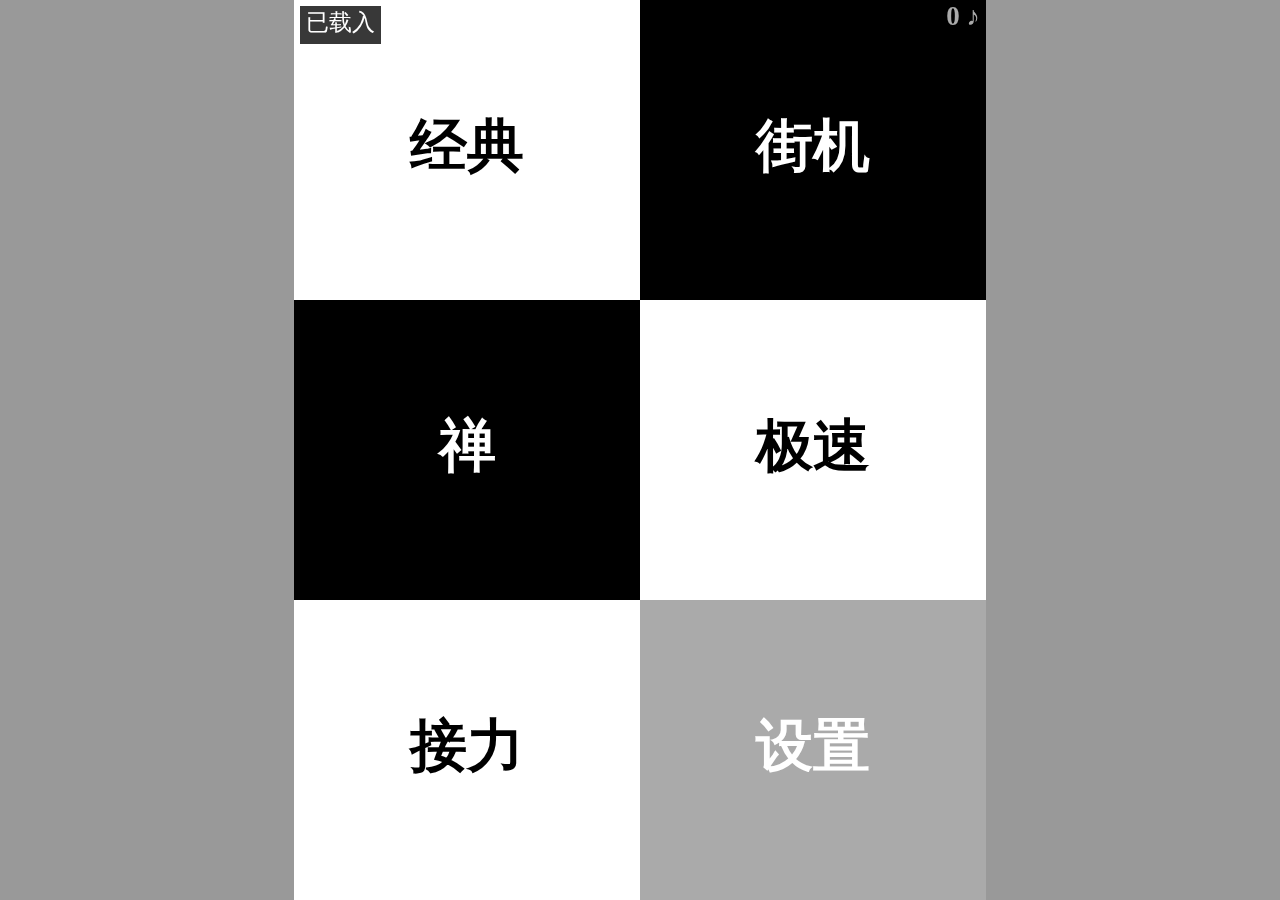
<file: index.html>
<!DOCTYPE html>
<html style="background:#999">
    <head>
        <meta name="description" content="别踩白块儿html5版，IceSpirit（冰灵）的html5 Game练习作品，非别踩白块儿官方作品。">
        <meta name="viewport" content="user-scalable=no">
        <title>别踩白块儿h5</title>
        <meta charset="utf-8">
		<base target="_blank" />
        <link rel="stylesheet" type="text/css" href="./css/style.css">
    </head>
    <body>
        <canvas id="canvas" style="margin:0 auto;display:block;">该浏览器不支持HTML5</canvas>
        <div id="domList">
            <div id="dTop">
                <div id="dReturn">&lt </div>
                <div id="dTopTitle"></div>
                <div id="dReset">重置</div>
            </div>
            <div id="dContent">
            </div>
        </div>
        <script type="text/javascript" src="js/data.js"></script>
        <script type="text/javascript" src="js/igcore.js"></script>
        <script type="text/javascript" src="js/main-def.js"></script>
        <script type="text/javascript" src="js/main-temp.js"></script>
    </body>
</html>
</file>
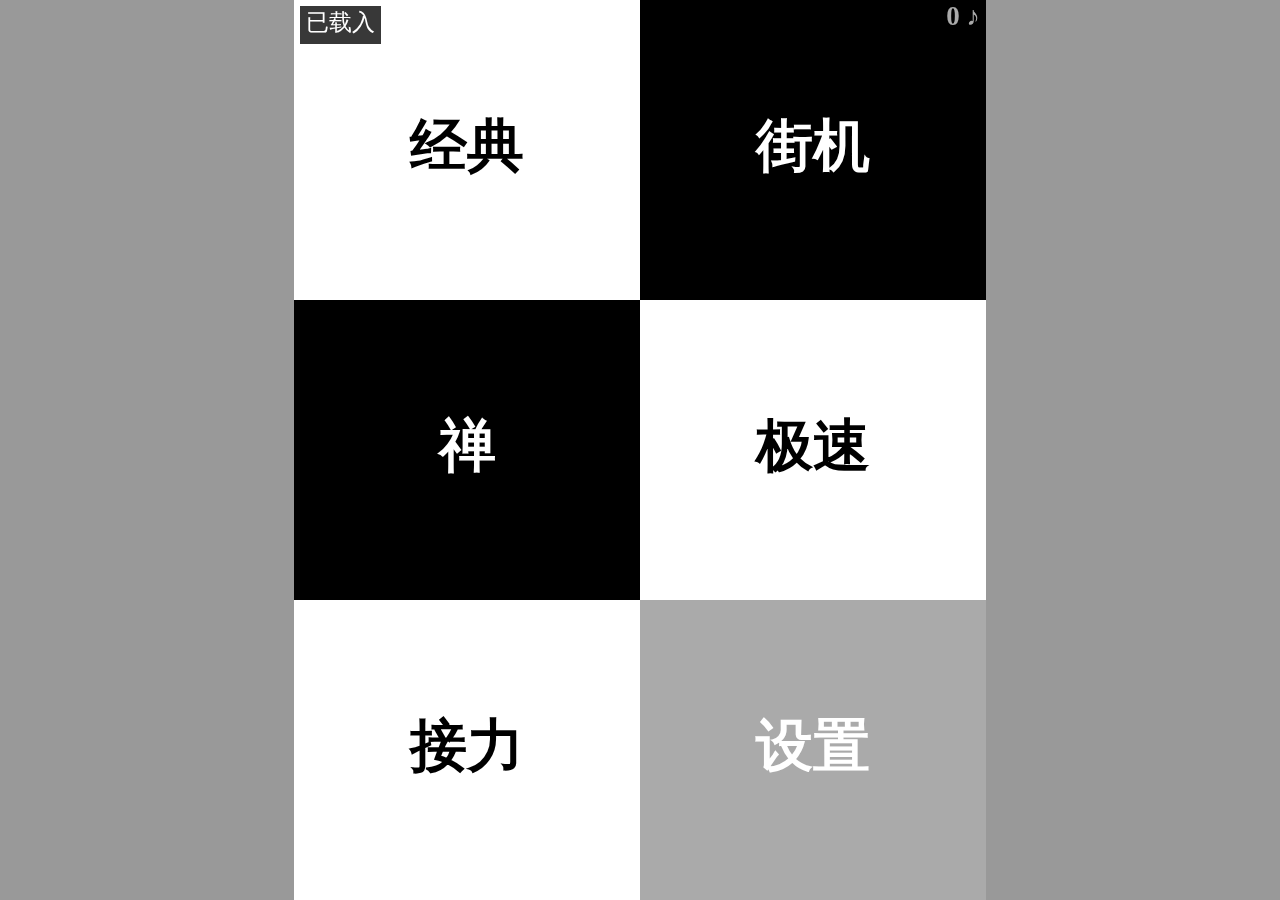
<file: _min/index.html>
<!DOCTYPE html>
<html style="background:#999">
    <head>
        <meta name="description" content="别踩白块儿html5版，IceSpirit（冰灵）的html5 Game练习作品，非别踩白块儿官方作品。">
        <meta name="viewport" content="user-scalable=no">
        <title>别踩白块儿h5</title>
        <meta charset="utf-8">
		<base target="_blank" />
		<style type="text/css">*{margin:0;padding:0;border-style:none}#domList{position:fixed;display:none;z-index:1}#dTop{position:static;width:100%;background:#FFF;border-bottom:1px solid #CCC}#dReturn{position:absolute;left:.34em;width:20%;color:#39F;line-height:1.6em;font-size:1.5em;z-index:1}#dTopTitle{position:absolute;width:100%;line-height:2.4em;font-size:1em;font-weight:bold;text-align:center}#dReset{position:absolute;right:.625em;width:15%;color:#39F;line-height:3em;font-size:.8em;text-align:right;z-index:1}#dContent{position:static;width:100%;background:#EEE;overflow:auto}.dc{position:static;width:100%;padding-top:.8em}.dTitle{position:relative;width:100%;height:1.4em;color:#777}.dSub{position:static;width:100%;background:#FFF;border-top:1px solid #CCC}.dSub>span{position:relative;display:block;height:2.2em;border-bottom:1px solid #CCC}.dLeft{position:absolute;left:.45em}.dRight{position:absolute;right:.45em}.dTitle>.dLeft>span,.dTitle>.dRight>span{line-height:2em;font-size:.7em}span>.dLeft>span,span>.dRight>span{line-height:2.75em;font-size:.8em}span>.dLeft>span{float:right}span>.dRight>span{float:left}.dSubVal{color:#39F}span>.dLeft>img{margin-top:.35em;margin-right:.3em;width:1.5em;height:1.5em}.dLinkTitle{line-height:2.75em;font-size:.8em;color:#666}.dLinkSymbol{line-height:1.467em !important;font-size:1.5em !important;color:#CCC}.dAboutTip{padding:.4em;font-size:.8em;color:#888}.button{position:absolute;left:0;width:100%;height:2.2em;cursor:pointer;z-index:1}</style>
    </head>
    <body>
        <canvas id="canvas" style="margin:0 auto;display:block;">该浏览器不支持HTML5</canvas>
        <div id="domList">
            <div id="dTop">
                <div id="dReturn">&lt </div>
                <div id="dTopTitle"></div>
                <div id="dReset">重置</div>
            </div>
            <div id="dContent">
            </div>
        </div>
        <script type="text/javascript" src="js/main-min.js"></script>
    </body>
</html>
</file>
<file: css/style.css>
/*去除全局样式*/
*{margin:0;padding:0;border-style:none;}
/*容器样式*/
#domList{position:fixed; display:none; z-index:1;}
/*上方标题样式*/
#dTop{
	position:static;
	width:100%;
	background:#FFF;
	border-bottom:1px solid #CCC;
}
#dReturn{ /*返回按钮*/
	position:absolute;
	left:0.34em;
	width:20%;
	color:#39F;
	line-height:1.6em;
	font-size:1.5em;
	z-index:1;
}
#dTopTitle{ /*标题*/
	position:absolute;
	width:100%;
	line-height:2.4em;
	font-size:1em;
	font-weight: bold;
	text-align: center;
}
#dReset{ /*重置按钮*/
	position:absolute;
	right:0.625em;
	width:15%;
	color:#39F;
	line-height:3em;
	font-size:0.8em;
	text-align: right;
	z-index:1;
}
/*主要内容样式*/
#dContent{ /*主要内容载体*/
	position:static;
	width:100%;
	background:#EEE;
	overflow:auto;
}
.dc{ /*子内容载体*/
	position:static;
	width:100%;
	padding-top:0.8em;
}
.dTitle{ /*子内容标题*/
	position:relative;
	width:100%;
	height:1.4em;
	color:#777;
}
.dSub{ /*子内容*/
	position:static;
	width:100%;
	background:#FFF;
	border-top:1px solid #CCC;
}
.dSub>span{ /*子内容每行样式*/
	position:relative;
	display:block;
	height:2.2em;
	border-bottom:1px solid #CCC;
}
.dLeft{ /*左边信息样式*/
	position:absolute;
	left:0.45em;
}
.dRight{ /*右边信息样式*/
	position:absolute;
	right:0.45em;
}
.dTitle>.dLeft>span, .dTitle>.dRight>span{
	line-height:2em;
	font-size:0.7em;
}
span>.dLeft>span, span>.dRight>span{
	line-height:2.75em;
	font-size:0.8em;
}
span>.dLeft>span{
	float:right;
}
span>.dRight>span{
	float:left;
}
.dSubVal{
	color:#39F;
}
span>.dLeft>img{
	margin-top:0.35em;
	margin-right:0.3em;
	width:1.5em;
	height:1.5em;
}
.dLinkTitle{
	line-height:2.75em;
	font-size:0.8em;
	color:#666;
}
.dLinkSymbol{
	line-height:1.467em !important; 
	font-size:1.5em !important;
	color:#CCC;
}
.dAboutTip{
	padding:0.4em;
	font-size:0.8em;
	color:#888;
}
.button{
	position:absolute;
	left:0;
	width:100%;
	height:2.2em;
	cursor:pointer;
	z-index:1;
}
</file>
